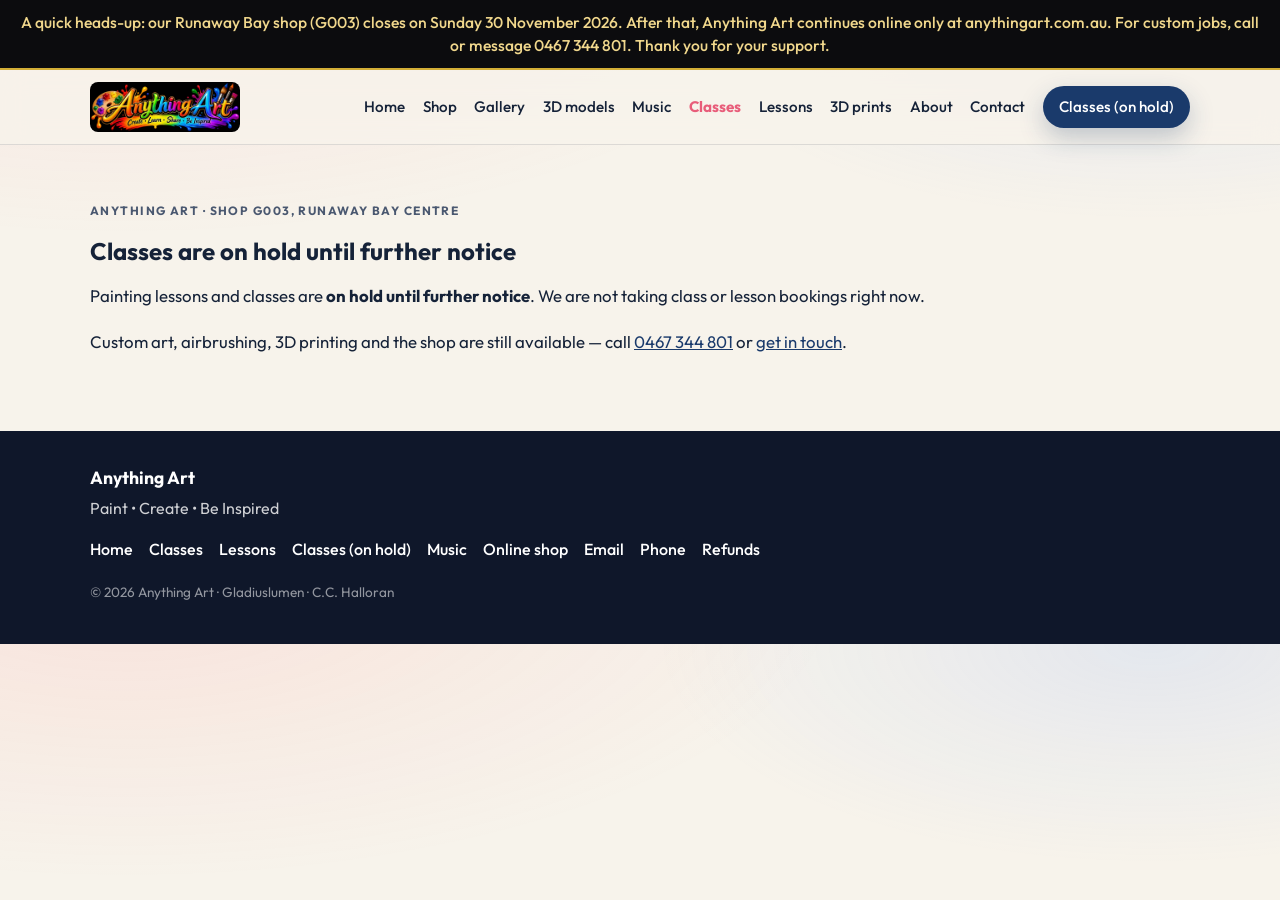
<file: classes.html>
<!DOCTYPE html>
<html lang="en-AU">
<head>
  <meta charset="utf-8" />
  <meta name="viewport" content="width=device-width, initial-scale=1" />
  <title>Classes on hold — Anything Art</title>
  <meta name="description" content="Painting classes and lessons at Anything Art are on hold until further notice." />
  <meta name="theme-color" content="#0b1220" />
  <link rel="canonical" href="https://anythingart.com.au/classes.html" />
  <meta property="og:title" content="Classes on hold — Anything Art" />
  <meta property="og:description" content="Classes and lessons are on hold until further notice." />
  <meta property="og:type" content="website" />
  <meta property="og:url" content="https://anythingart.com.au/classes.html" />
  <meta property="og:image" content="assets/banner.jpg" />
  <meta name="twitter:card" content="summary_large_image" />
  <link rel="icon" href="assets/logo.png" type="image/png" />
  <link rel="preconnect" href="https://fonts.googleapis.com" />
  <link rel="preconnect" href="https://fonts.gstatic.com" crossorigin />
  <link href="https://fonts.googleapis.com/css2?family=Fraunces:opsz,wght@9..144,500;9..144,700&amp;family=Outfit:wght@400;500;600;700&amp;display=swap" rel="stylesheet" />
  <link rel="stylesheet" href="styles.css?v=20261014d" />
  <link rel="stylesheet" href="timetable.css?v=20261015k" />
</head>
<body>
  <div class="keys-banner closing-notice"><p>A quick heads-up: our Runaway Bay shop (G003) closes on Sunday 30 November 2026. After that, Anything Art continues online only at anythingart.com.au. For custom jobs, call or message 0467 344 801. Thank you for your support.</p></div>
  <a class="skip" href="#main">Skip to content</a>
  <header class="site-header">
    <div class="wrap header-inner">
      <a class="brand" href="index.html" aria-label="Anything Art home">
        <picture><source srcset="assets/logo.webp" type="image/webp" /><img src="assets/logo.png" alt="Anything Art" width="180" height="60" class="brand-logo" /></picture>
      </a>
      <nav class="nav" aria-label="Primary">
        <a href="index.html">Home</a>
        <a href="index.html#shop">Shop</a>
        <a href="index.html#gallery">Gallery</a>
        <a href="index.html#3d-gallery">3D models</a>
        <a href="music.html">Music</a>
        <a href="classes.html" aria-current="page">Classes</a>
        <a href="lessons.html">Lessons</a>
        <a href="index.html#prints">3D prints</a>

        <a href="index.html#about">About</a>
        <a href="index.html#contact">Contact</a>
        <a class="btn btn-sm" href="classes.html">Classes (on hold)</a>
      </nav>
      <button class="nav-toggle" type="button" aria-expanded="false" aria-controls="mobile-nav" aria-label="Open menu"><span></span><span></span><span></span></button>
    </div>
    <div id="mobile-nav" class="mobile-nav" hidden>
      <a href="index.html">Home</a>
      <a href="index.html#shop">Shop</a>
      <a href="index.html#gallery">Gallery</a>
      <a href="index.html#3d-gallery">3D models</a>
      <a href="music.html">Music</a>
      <a href="classes.html" aria-current="page">Classes</a>
      <a href="lessons.html">Lessons</a>
      <a href="index.html#prints">3D prints</a>

      <a href="index.html#about">About</a>
      <a href="index.html#contact">Contact</a>
      <a class="btn" href="classes.html">Classes (on hold)</a>
    </div>
  </header>

  <!-- HOLD 31 Oct 2026 (Brisbane): classes on hold; restore from git history (commit before this) -->
  <main id="main">
    <section class="section tt-wrap" id="timetable">
      <div class="wrap">
        <p class="eyebrow">Anything Art · Shop G003, Runaway Bay Centre</p>
        <h1>Classes are on hold until further notice</h1>
        <p class="tt-lede">Painting lessons and classes are <strong>on hold until further notice</strong>. We are not taking class or lesson bookings right now.</p>
        <p class="tt-lede">Custom art, airbrushing, 3D printing and the shop are still available — call <a href="tel:+61467344801">0467 344 801</a> or <a href="index.html#contact">get in touch</a>.</p>
      </div>
    </section>
  </main>

  <footer class="site-footer">
    <div class="wrap footer-inner">
      <div>
        <strong>Anything Art</strong>
        <p>Paint • Create • Be Inspired</p>
      </div>
      <div class="footer-links">
        <a href="index.html">Home</a>
        <a href="classes.html">Classes</a>
        <a href="lessons.html">Lessons</a>
        <a href="classes.html">Classes (on hold)</a>
        <a href="music.html">Music</a>
        <a href="https://gladiuslumen-ylt-shop.fourthwall.com/" target="_blank" rel="noopener">Online shop</a>
        <a href="mailto:gladiuslumen2012@gmail.com">Email</a>
        <a href="tel:+61467344801">Phone</a>
        <a href="refunds.html">Refunds</a>
      </div>
      <p class="legal">© <span id="year"></span> Anything Art · Gladiuslumen · C.C. Halloran</p>
    </div>
  </footer>

  <script src="script.js?v=20261014d"></script>
</body>
</html>
</file>
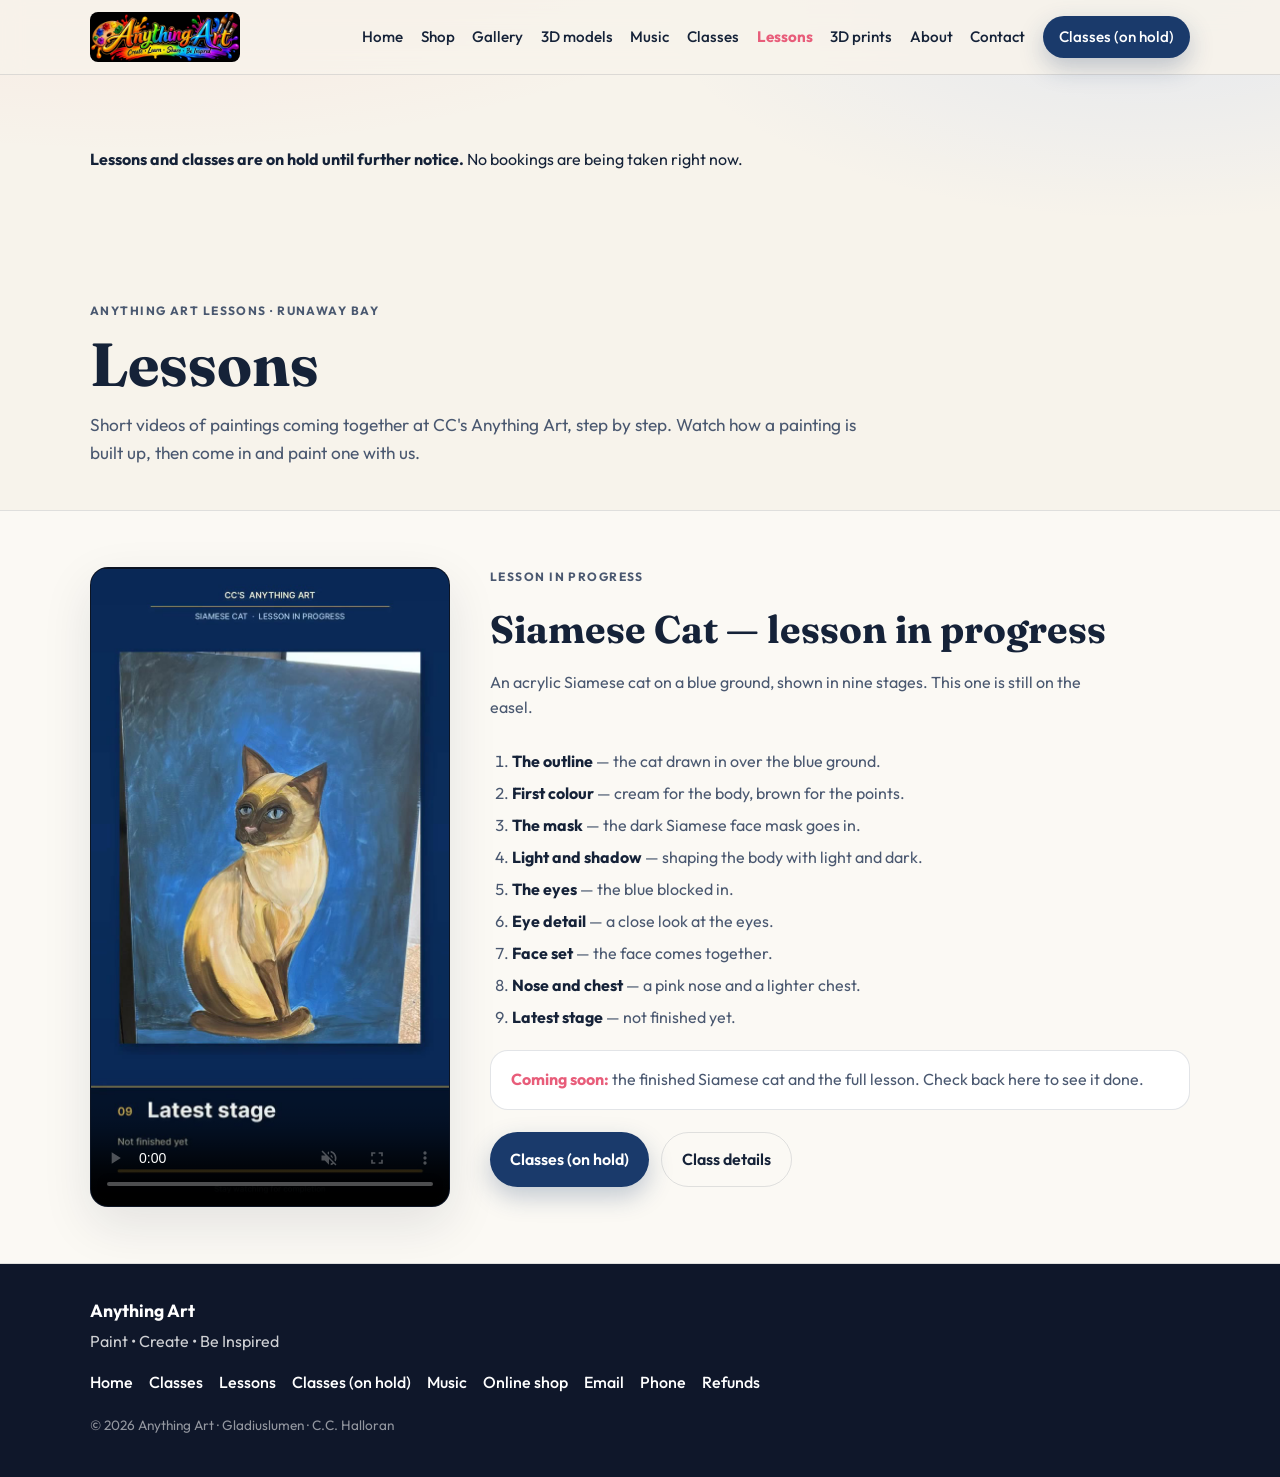
<file: lessons.html>
<!DOCTYPE html>
<html lang="en-AU">
<head>
  <meta charset="utf-8" />
  <meta name="viewport" content="width=device-width, initial-scale=1" />
  <title>Lessons · Siamese Cat — lesson in progress — Anything Art</title>
  <meta name="description" content="Watch a Siamese cat acrylic painting come together, stage by stage, at Anything Art in Runaway Bay. The finished lesson is coming soon." />
  <meta name="theme-color" content="#0b1220" />
  <link rel="canonical" href="https://anythingart.com.au/lessons.html" />
  <meta property="og:title" content="Siamese Cat — lesson in progress · Anything Art" />
  <meta property="og:description" content="Nine stages of a Siamese cat acrylic painting on a blue ground. Still on the easel. Finished lesson coming soon." />
  <meta property="og:type" content="website" />
  <meta property="og:url" content="https://anythingart.com.au/lessons.html" />
  <meta property="og:image" content="https://anythingart.com.au/assets/lessons/siamese-cat-poster.jpg" />
  <meta property="og:video" content="https://anythingart.com.au/assets/lessons/siamese-cat-lesson.mp4" />
  <meta property="og:video:type" content="video/mp4" />
  <meta name="twitter:card" content="summary_large_image" />
  <link rel="icon" href="assets/logo.png" type="image/png" />
  <link rel="preconnect" href="https://fonts.googleapis.com" />
  <link rel="preconnect" href="https://fonts.gstatic.com" crossorigin />
  <link href="https://fonts.googleapis.com/css2?family=Fraunces:opsz,wght@9..144,500;9..144,700&amp;family=Outfit:wght@400;500;600;700&amp;display=swap" rel="stylesheet" />
  <link rel="stylesheet" href="styles.css?v=20261014d" />
</head>
<body>
  <a class="skip" href="#main">Skip to content</a>
  <header class="site-header">
    <div class="wrap header-inner">
      <a class="brand" href="index.html" aria-label="Anything Art home">
        <picture><source srcset="assets/logo.webp" type="image/webp" /><img src="assets/logo.png" alt="Anything Art" width="180" height="60" class="brand-logo" /></picture>
      </a>
      <nav class="nav" aria-label="Primary">
        <a href="index.html">Home</a>
        <a href="index.html#shop">Shop</a>
        <a href="index.html#gallery">Gallery</a>
        <a href="index.html#3d-gallery">3D models</a>
        <a href="music.html">Music</a>
        <a href="classes.html">Classes</a>
        <a href="lessons.html" aria-current="page">Lessons</a>
        <a href="index.html#prints">3D prints</a>

        <a href="index.html#about">About</a>
        <a href="index.html#contact">Contact</a>
        <a class="btn btn-sm" href="classes.html">Classes (on hold)</a>
      </nav>
      <button class="nav-toggle" type="button" aria-expanded="false" aria-controls="mobile-nav" aria-label="Open menu"><span></span><span></span><span></span></button>
    </div>
    <div id="mobile-nav" class="mobile-nav" hidden>
      <a href="index.html">Home</a>
      <a href="index.html#shop">Shop</a>
      <a href="index.html#gallery">Gallery</a>
      <a href="index.html#3d-gallery">3D models</a>
      <a href="music.html">Music</a>
      <a href="classes.html">Classes</a>
      <a href="lessons.html" aria-current="page">Lessons</a>
      <a href="index.html#prints">3D prints</a>

      <a href="index.html#about">About</a>
      <a href="index.html#contact">Contact</a>
      <a class="btn" href="classes.html">Classes (on hold)</a>
    </div>
  </header>

  <main id="main">
    <section class="section"><div class="wrap"><p class="tt-lede"><strong>Lessons and classes are on hold until further notice.</strong> No bookings are being taken right now.</p></div></section>
    <section class="catalog-hero">
      <div class="wrap">
        <p class="eyebrow">Anything Art lessons · Runaway Bay</p>
        <h1>Lessons</h1>
        <p class="catalog-lede">Short videos of paintings coming together at CC's Anything Art, step by step. Watch how a painting is built up, then come in and paint one with us.</p>
      </div>
    </section>

    <section id="siamese-cat" class="section section-alt">
      <div class="wrap lesson-grid">
        <div class="lesson-video">
          <video controls muted playsinline preload="metadata" poster="assets/lessons/siamese-cat-poster.jpg" width="720" height="1280">
            <source src="assets/lessons/siamese-cat-lesson.mp4" type="video/mp4" />
            Your browser can't play this video. <a href="assets/lessons/siamese-cat-lesson.mp4">Download the video</a>.
          </video>
        </div>
        <div class="lesson-copy">
          <p class="eyebrow">Lesson in progress</p>
          <h2>Siamese Cat — lesson in progress</h2>
          <p class="section-intro">An acrylic Siamese cat on a blue ground, shown in nine stages. This one is still on the easel.</p>
          <ol class="lesson-stages">
            <li><strong>The outline</strong> — the cat drawn in over the blue ground.</li>
            <li><strong>First colour</strong> — cream for the body, brown for the points.</li>
            <li><strong>The mask</strong> — the dark Siamese face mask goes in.</li>
            <li><strong>Light and shadow</strong> — shaping the body with light and dark.</li>
            <li><strong>The eyes</strong> — the blue blocked in.</li>
            <li><strong>Eye detail</strong> — a close look at the eyes.</li>
            <li><strong>Face set</strong> — the face comes together.</li>
            <li><strong>Nose and chest</strong> — a pink nose and a lighter chest.</li>
            <li><strong>Latest stage</strong> — not finished yet.</li>
          </ol>
          <p class="lesson-note"><strong>Coming soon:</strong> the finished Siamese cat and the full lesson. Check back here to see it done.</p>
          <div class="hero-cta">
            <a class="btn" href="classes.html">Classes (on hold)</a>
            <a class="btn btn-ghost" href="classes.html">Class details</a>
          </div>
        </div>
      </div>
    </section>
  </main>

  <footer class="site-footer">
    <div class="wrap footer-inner">
      <div>
        <strong>Anything Art</strong>
        <p>Paint • Create • Be Inspired</p>
      </div>
      <div class="footer-links">
        <a href="index.html">Home</a>
        <a href="classes.html">Classes</a>
        <a href="lessons.html">Lessons</a>
        <a href="classes.html">Classes (on hold)</a>
        <a href="music.html">Music</a>
        <a href="https://gladiuslumen-ylt-shop.fourthwall.com/" target="_blank" rel="noopener">Online shop</a>
        <a href="mailto:gladiuslumen2012@gmail.com">Email</a>
        <a href="tel:+61467344801">Phone</a>
        <a href="refunds.html">Refunds</a>
      </div>
      <p class="legal">© <span id="year"></span> Anything Art · Gladiuslumen · C.C. Halloran</p>
    </div>
  </footer>

  <script src="script.js?v=20261014d"></script>
</body>
</html>
</file>
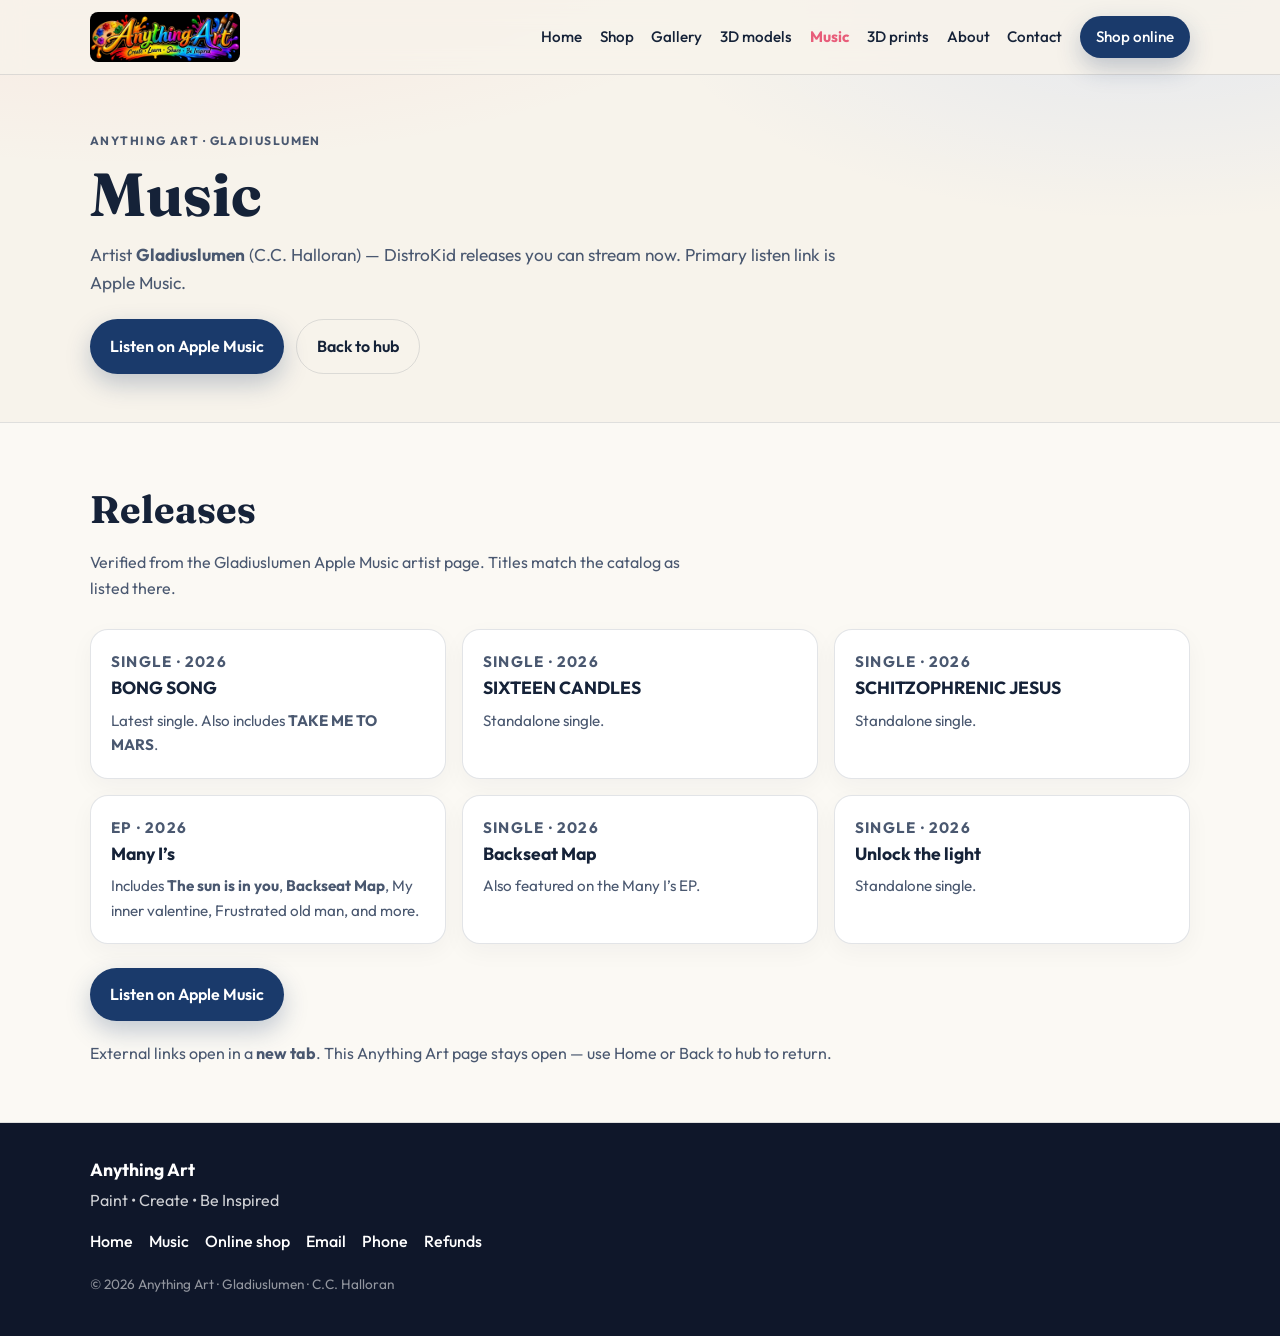
<file: music.html>
<!DOCTYPE html>
<html lang="en-AU">
<head>
  <meta charset="utf-8" />
  <meta name="viewport" content="width=device-width, initial-scale=1" />
  <title>Music · Gladiuslumen — Anything Art</title>
  <meta name="description" content="Listen to Gladiuslumen (C.C. Halloran) — BONG SONG, SIXTEEN CANDLES, Many I’s and more. Stream on Apple Music." />
  <meta name="theme-color" content="#0b1220" />
  <link rel="canonical" href="https://anythingart.com.au/music.html" />
  <meta property="og:title" content="Music · Gladiuslumen — Anything Art" />
  <meta property="og:description" content="Listen to Gladiuslumen on Apple Music — singles, Many I’s EP, and more." />
  <meta property="og:type" content="website" />
  <meta property="og:url" content="https://anythingart.com.au/music.html" />
  <meta property="og:image" content="assets/banner.jpg" />
  <meta name="twitter:card" content="summary_large_image" />
  <link rel="icon" href="assets/logo.png" type="image/png" />
  <link rel="preconnect" href="https://fonts.googleapis.com" />
  <link rel="preconnect" href="https://fonts.gstatic.com" crossorigin />
  <link href="https://fonts.googleapis.com/css2?family=Fraunces:opsz,wght@9..144,500;9..144,700&family=Outfit:wght@400;500;600;700&display=swap" rel="stylesheet" />
  <link rel="stylesheet" href="styles.css?v=20261014d" />
</head>
<body>
  <a class="skip" href="#main">Skip to content</a>
  <header class="site-header">
    <div class="wrap header-inner">
      <a class="brand" href="index.html" aria-label="Anything Art home">
        <picture><source srcset="assets/logo.webp" type="image/webp" /><img src="assets/logo.png" alt="Anything Art" width="180" height="60" class="brand-logo" /></picture>
      </a>
      <nav class="nav" aria-label="Primary">
        <a href="index.html">Home</a>
        <a href="index.html#shop">Shop</a>
        <a href="index.html#gallery">Gallery</a>
        <a href="index.html#3d-gallery">3D models</a>
        <a href="music.html" aria-current="page">Music</a>
        <a href="index.html#prints">3D prints</a>

        <a href="index.html#about">About</a>
        <a href="index.html#contact">Contact</a>
        <a class="btn btn-sm" href="https://gladiuslumen-ylt-shop.fourthwall.com/" target="_blank" rel="noopener">Shop online</a>
      </nav>
      <button class="nav-toggle" type="button" aria-expanded="false" aria-controls="mobile-nav" aria-label="Open menu"><span></span><span></span><span></span></button>
    </div>
    <div id="mobile-nav" class="mobile-nav" hidden>
      <a href="index.html">Home</a>
      <a href="index.html#shop">Shop</a>
      <a href="index.html#gallery">Gallery</a>
      <a href="index.html#3d-gallery">3D models</a>
      <a href="music.html" aria-current="page">Music</a>
      <a href="index.html#prints">3D prints</a>

      <a href="index.html#about">About</a>
      <a href="index.html#contact">Contact</a>
      <a class="btn" href="https://gladiuslumen-ylt-shop.fourthwall.com/" target="_blank" rel="noopener">Shop online</a>
    </div>
  </header>

  <main id="main">
    <section class="catalog-hero">
      <div class="wrap">
        <p class="eyebrow">Anything Art · Gladiuslumen</p>
        <h1>Music</h1>
        <p class="catalog-lede">Artist <strong>Gladiuslumen</strong> (C.C. Halloran) — DistroKid releases you can stream now. Primary listen link is Apple Music.</p>
        <div class="hero-cta">
          <a class="btn" href="https://music.apple.com/us/artist/gladiuslumen/6806063678" target="_blank" rel="noopener">Listen on Apple Music</a>
          <a class="btn btn-ghost" href="index.html#shop">Back to hub</a>
        </div>
      </div>
    </section>

    <section class="section section-alt" aria-labelledby="releases-heading">
      <div class="wrap">
        <h2 id="releases-heading">Releases</h2>
        <p class="section-intro">Verified from the Gladiuslumen Apple Music artist page. Titles match the catalog as listed there.</p>
        <div class="cards music-cards">
          <article class="card">
            <p class="music-kind">Single · 2026</p>
            <h3>BONG SONG</h3>
            <p>Latest single. Also includes <strong>TAKE ME TO MARS</strong>.</p>
          </article>
          <article class="card">
            <p class="music-kind">Single · 2026</p>
            <h3>SIXTEEN CANDLES</h3>
            <p>Standalone single.</p>
          </article>
          <article class="card">
            <p class="music-kind">Single · 2026</p>
            <h3>SCHITZOPHRENIC JESUS</h3>
            <p>Standalone single.</p>
          </article>
          <article class="card">
            <p class="music-kind">EP · 2026</p>
            <h3>Many I’s</h3>
            <p>Includes <strong>The sun is in you</strong>, <strong>Backseat Map</strong>, My inner valentine, Frustrated old man, and more.</p>
          </article>
          <article class="card">
            <p class="music-kind">Single · 2026</p>
            <h3>Backseat Map</h3>
            <p>Also featured on the Many I’s EP.</p>
          </article>
          <article class="card">
            <p class="music-kind">Single · 2026</p>
            <h3>Unlock the light</h3>
            <p>Standalone single.</p>
          </article>
        </div>
        <p class="catalog-cta">
          <a class="btn" href="https://music.apple.com/us/artist/gladiuslumen/6806063678" target="_blank" rel="noopener">Listen on Apple Music</a>
        </p>
        <p class="catalog-note" style="margin-top:1.25rem">External links open in a <strong>new tab</strong>. This Anything Art page stays open — use Home or Back to hub to return.</p>
      </div>
    </section>
  </main>

  <footer class="site-footer">
    <div class="wrap footer-inner">
      <div><strong>Anything Art</strong><p>Paint • Create • Be Inspired</p></div>
      <div class="footer-links">
        <a href="index.html">Home</a>
        <a href="music.html">Music</a>

        <a href="https://gladiuslumen-ylt-shop.fourthwall.com/" target="_blank" rel="noopener">Online shop</a>
        <a href="mailto:gladiuslumen2012@gmail.com">Email</a>
        <a href="tel:+61467344801">Phone</a>
        <a href="refunds.html">Refunds</a>
      </div>
      <p class="legal">© <span id="year"></span> Anything Art · Gladiuslumen · C.C. Halloran</p>
    </div>
  </footer>
  <script src="script.js?v=20261014d"></script>
</body>
</html>
</file>
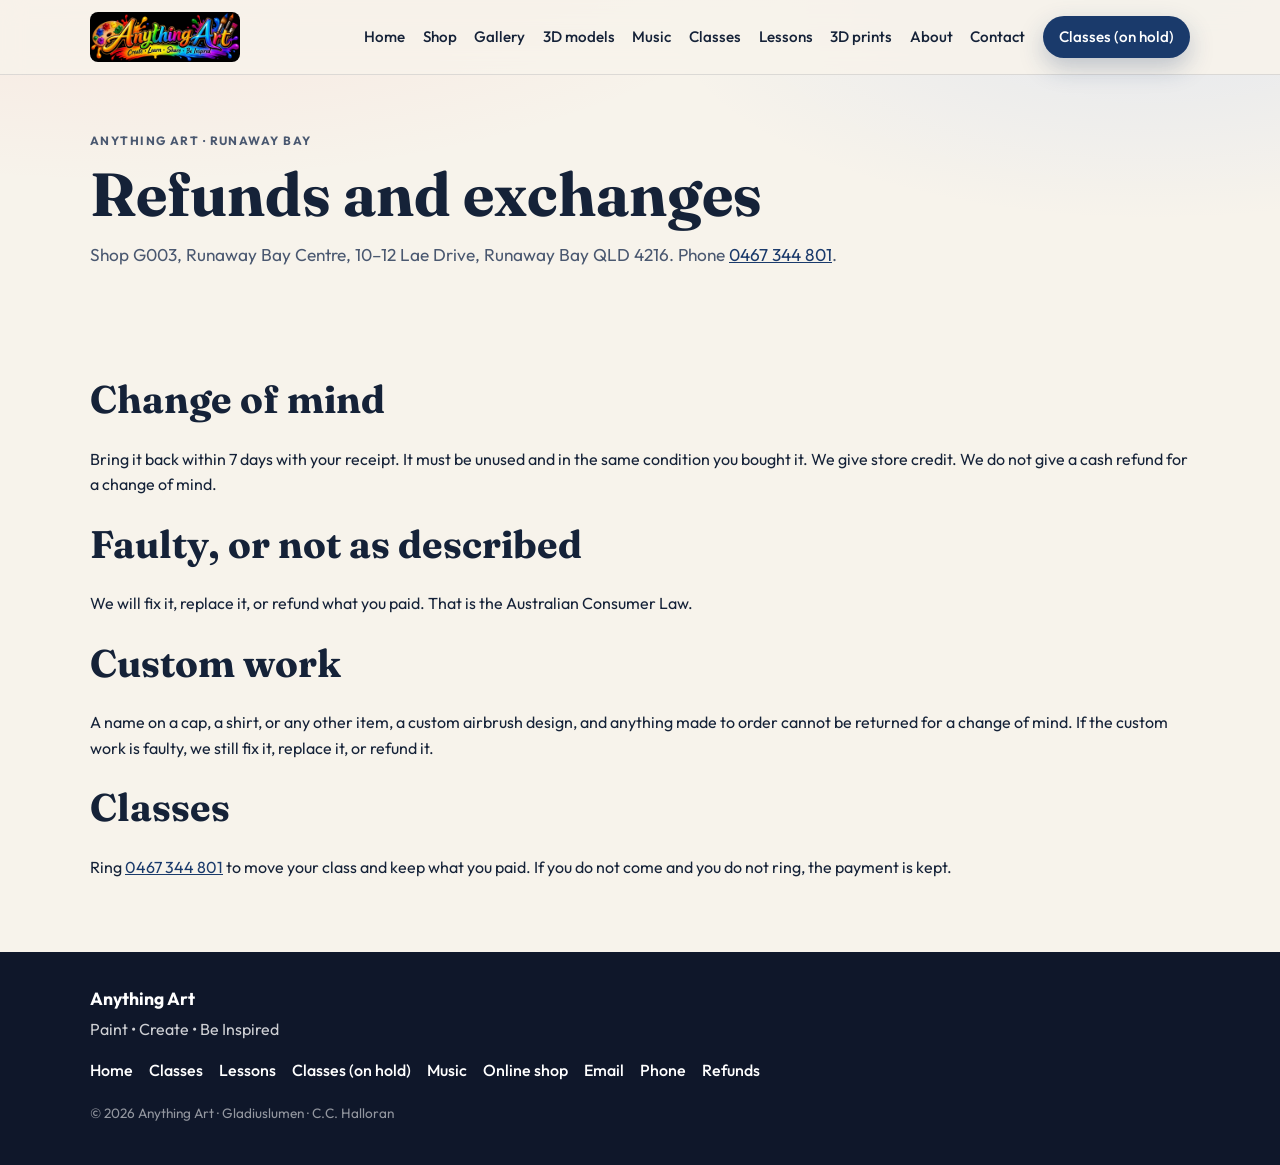
<file: refunds.html>
<!DOCTYPE html>
<html lang="en-AU">
<head>
  <meta charset="utf-8" />
  <meta name="viewport" content="width=device-width, initial-scale=1" />
  <title>Refunds and exchanges — Anything Art</title>
  <meta name="description" content="Refunds and exchanges at Anything Art, Runaway Bay. Change of mind is store credit. Faulty goods are fixed, replaced, or refunded." />
  <meta name="theme-color" content="#0b1220" />
  <link rel="canonical" href="https://anythingart.com.au/refunds.html" />
  <meta property="og:title" content="Refunds and exchanges — Anything Art" />
  <meta property="og:description" content="Change of mind is store credit within 7 days. Faulty or not as described: we fix, replace, or refund." />
  <meta property="og:type" content="website" />
  <meta property="og:url" content="https://anythingart.com.au/refunds.html" />
  <meta property="og:image" content="assets/banner.jpg" />
  <meta name="twitter:card" content="summary_large_image" />
  <link rel="icon" href="assets/logo.png" type="image/png" />
  <link rel="preconnect" href="https://fonts.googleapis.com" />
  <link rel="preconnect" href="https://fonts.gstatic.com" crossorigin />
  <link href="https://fonts.googleapis.com/css2?family=Fraunces:opsz,wght@9..144,500;9..144,700&amp;family=Outfit:wght@400;500;600;700&amp;display=swap" rel="stylesheet" />
  <link rel="stylesheet" href="styles.css?v=20261014d" />
</head>
<body>
  <a class="skip" href="#main">Skip to content</a>
  <header class="site-header">
    <div class="wrap header-inner">
      <a class="brand" href="index.html" aria-label="Anything Art home">
        <picture><source srcset="assets/logo.webp" type="image/webp" /><img src="assets/logo.png" alt="Anything Art" width="180" height="60" class="brand-logo" /></picture>
      </a>
      <nav class="nav" aria-label="Primary">
        <a href="index.html">Home</a>
        <a href="index.html#shop">Shop</a>
        <a href="index.html#gallery">Gallery</a>
        <a href="index.html#3d-gallery">3D models</a>
        <a href="music.html">Music</a>
        <a href="classes.html">Classes</a>
        <a href="lessons.html">Lessons</a>
        <a href="index.html#prints">3D prints</a>

        <a href="index.html#about">About</a>
        <a href="index.html#contact">Contact</a>
        <a class="btn btn-sm" href="classes.html">Classes (on hold)</a>
      </nav>
      <button class="nav-toggle" type="button" aria-expanded="false" aria-controls="mobile-nav" aria-label="Open menu"><span></span><span></span><span></span></button>
    </div>
    <div id="mobile-nav" class="mobile-nav" hidden>
      <a href="index.html">Home</a>
      <a href="index.html#shop">Shop</a>
      <a href="index.html#gallery">Gallery</a>
      <a href="index.html#3d-gallery">3D models</a>
      <a href="music.html">Music</a>
      <a href="classes.html">Classes</a>
      <a href="lessons.html">Lessons</a>
      <a href="index.html#prints">3D prints</a>

      <a href="index.html#about">About</a>
      <a href="index.html#contact">Contact</a>
      <a class="btn" href="classes.html">Classes (on hold)</a>
    </div>
  </header>

  <main id="main">
    <section class="catalog-hero">
      <div class="wrap">
        <p class="eyebrow">Anything Art · Runaway Bay</p>
        <h1>Refunds and exchanges</h1>
        <p class="catalog-lede">Shop G003, Runaway Bay Centre, 10–12 Lae Drive, Runaway Bay QLD 4216. Phone <a href="tel:+61467344801">0467 344 801</a>.</p>
      </div>
    </section>

    <section class="section">
      <div class="wrap">
        <h2>Change of mind</h2>
        <p>Bring it back within 7 days with your receipt. It must be unused and in the same condition you bought it. We give store credit. We do not give a cash refund for a change of mind.</p>

        <h2>Faulty, or not as described</h2>
        <p>We will fix it, replace it, or refund what you paid. That is the Australian Consumer Law.</p>

        <h2>Custom work</h2>
        <p>A name on a cap, a shirt, or any other item, a custom airbrush design, and anything made to order cannot be returned for a change of mind. If the custom work is faulty, we still fix it, replace it, or refund it.</p>

        <h2>Classes</h2>
        <p>Ring <a href="tel:+61467344801">0467 344 801</a> to move your class and keep what you paid. If you do not come and you do not ring, the payment is kept.</p>
      </div>
    </section>
  </main>

  <footer class="site-footer">
    <div class="wrap footer-inner">
      <div>
        <strong>Anything Art</strong>
        <p>Paint • Create • Be Inspired</p>
      </div>
      <div class="footer-links">
        <a href="index.html">Home</a>
        <a href="classes.html">Classes</a>
        <a href="lessons.html">Lessons</a>
        <a href="classes.html">Classes (on hold)</a>
        <a href="music.html">Music</a>
        <a href="https://gladiuslumen-ylt-shop.fourthwall.com/" target="_blank" rel="noopener">Online shop</a>
        <a href="mailto:gladiuslumen2012@gmail.com">Email</a>
        <a href="tel:+61467344801">Phone</a>
        <a href="refunds.html" aria-current="page">Refunds</a>
      </div>
      <p class="legal">© <span id="year"></span> Anything Art · Gladiuslumen · C.C. Halloran</p>
    </div>
  </footer>

  <script src="script.js?v=20261014d"></script>
</body>
</html>
</file>
<file: styles.css>
:root {
  --bg: #f7f3eb;
  --bg-alt: #efe8db;
  --ink: #152238;
  --muted: #4a5870;
  --card: #ffffff;
  --line: rgba(21, 34, 56, 0.12);
  --brand: #1a3a6b;
  --brand-2: #e85d7a;
  --accent: linear-gradient(90deg, #ff6b6b, #ffb347, #ffe66d, #7bed9f, #70a1ff, #a29bfe);
  --shadow: 0 18px 50px rgba(21, 34, 56, 0.1);
  --radius: 18px;
  --font: "Outfit", system-ui, sans-serif;
  --display: "Fraunces", Georgia, serif;
}

* { box-sizing: border-box; }
html { scroll-behavior: smooth; }
body {
  margin: 0;
  font-family: var(--font);
  color: var(--ink);
  background:
    radial-gradient(1200px 500px at 10% -10%, rgba(255, 107, 107, 0.12), transparent 60%),
    radial-gradient(900px 400px at 90% 0%, rgba(112, 161, 255, 0.14), transparent 55%),
    var(--bg);
  line-height: 1.6;
}
img { max-width: 100%; height: auto; display: block; }
a { color: var(--brand); }
.wrap { width: min(1100px, calc(100% - 2rem)); margin-inline: auto; }
.skip {
  position: absolute; left: -999px; top: 0; background: #000; color: #fff; padding: .5rem 1rem; z-index: 100;
}
.skip:focus { left: 1rem; top: 1rem; }

.site-header {
  position: sticky; top: 0; z-index: 50;
  backdrop-filter: blur(12px);
  background: rgba(247, 243, 235, 0.88);
  border-bottom: 1px solid var(--line);
}
.header-inner {
  display: flex; align-items: center; justify-content: space-between;
  gap: 1rem; padding: .75rem 0;
}
.brand-logo { width: 150px; height: auto; border-radius: 8px; background: #000; }
.nav { display: flex; align-items: center; gap: 1.1rem; }
.nav a { text-decoration: none; color: var(--ink); font-weight: 500; font-size: .95rem; }
.nav a:hover { color: var(--brand-2); }
.nav-toggle {
  display: none; width: 44px; height: 44px; border: 1px solid var(--line);
  border-radius: 12px; background: #fff; padding: 10px; cursor: pointer;
}
.nav-toggle span {
  display: block; height: 2px; background: var(--ink); margin: 5px 0; border-radius: 2px;
}
.mobile-nav {
  display: grid; gap: .75rem; padding: 0 1rem 1rem;
  border-bottom: 1px solid var(--line);
}
.mobile-nav a { text-decoration: none; color: var(--ink); font-weight: 600; }

.btn {
  display: inline-flex; align-items: center; justify-content: center;
  gap: .4rem; padding: .85rem 1.25rem; border-radius: 999px;
  background: var(--brand); color: #fff !important; text-decoration: none;
  font-weight: 600; border: none; box-shadow: 0 10px 24px rgba(26, 58, 107, 0.25);
  transition: transform .15s ease, box-shadow .15s ease;
}
.btn:hover { transform: translateY(-1px); box-shadow: 0 14px 28px rgba(26, 58, 107, 0.3); }
.btn-sm { padding: .55rem 1rem; font-size: .9rem; }
.btn-ghost {
  background: transparent; color: var(--ink) !important;
  border: 1px solid var(--line); box-shadow: none;
}

.hero { padding: 3rem 0 2rem; }
.hero-grid {
  display: grid; grid-template-columns: 1.05fr .95fr; gap: 2rem; align-items: center;
}
.eyebrow {
  text-transform: uppercase; letter-spacing: .12em; font-size: .75rem;
  color: var(--muted); font-weight: 700; margin: 0 0 .75rem;
}
.hero h1 {
  font-family: var(--display); font-size: clamp(2.6rem, 6vw, 4.2rem);
  line-height: 1.05; margin: 0 0 .4rem;
}
.tagline {
  font-size: 1.25rem; font-weight: 600; margin: 0 0 1rem;
  background: var(--accent); -webkit-background-clip: text; background-clip: text;
  color: transparent;
}
.lede { color: var(--muted); font-size: 1.08rem; max-width: 36ch; }
.hero-cta { display: flex; flex-wrap: wrap; gap: .75rem; margin: 1.4rem 0 1rem; }
.byline { color: var(--muted); font-size: .95rem; }
.hero-banner {
  border-radius: var(--radius); box-shadow: var(--shadow);
  border: 1px solid var(--line); width: 100%;
}

.section { padding: 3.5rem 0; }
.section-alt { background: rgba(255,255,255,.45); border-block: 1px solid var(--line); }
.section h2 {
  font-family: var(--display); font-size: clamp(1.8rem, 3vw, 2.4rem);
  margin: 0 0 .6rem;
}
.section-intro { color: var(--muted); max-width: 55ch; margin: 0 0 1.75rem; }

.cards {
  display: grid; grid-template-columns: repeat(3, 1fr); gap: 1rem;
}
.card {
  background: var(--card); border: 1px solid var(--line); border-radius: var(--radius);
  padding: 1.25rem; box-shadow: 0 8px 24px rgba(21,34,56,.04);
}
.card-icon { font-size: 1.5rem; margin-bottom: .4rem; }
.card h3 { margin: 0 0 .4rem; font-size: 1.1rem; }
.card p { margin: 0; color: var(--muted); font-size: .95rem; }

.shop-band {
  display: flex; align-items: center; justify-content: space-between; gap: 1.5rem;
  flex-wrap: wrap; background: #10182a; color: #fff; border-radius: 24px;
  padding: 1.75rem 1.5rem; box-shadow: var(--shadow);
}
.shop-band h2 { color: #fff; margin-bottom: .35rem; }
.shop-band p { color: rgba(255,255,255,.78); margin: 0; max-width: 48ch; }
.shop-band .btn { background: #fff; color: #10182a !important; box-shadow: none; word-break: break-all; }

.about-grid {
  display: grid; grid-template-columns: 1.4fr .8fr; gap: 1.5rem; align-items: stretch;
}
.about-grid p { color: var(--muted); }
.quote {
  background: #111827; color: #fff; border-radius: var(--radius);
  padding: 1.5rem; display: grid; align-content: center; gap: .75rem;
}
.quote p {
  font-family: var(--display); font-size: 1.45rem; color: #fff; margin: 0;
}
.quote span { color: rgba(255,255,255,.65); }

.contact-grid {
  display: grid; grid-template-columns: repeat(3, 1fr); gap: 1rem; margin-top: 1.25rem;
}
.contact-card {
  background: var(--card); border-radius: var(--radius); border: 1px solid var(--line);
  padding: 1.25rem;
}
.contact-card h3 { margin: 0 0 .35rem; font-size: .85rem; text-transform: uppercase; letter-spacing: .08em; color: var(--muted); }
.contact-card a, .contact-card p { margin: 0; font-weight: 600; text-decoration: none; color: var(--ink); font-size: 1.05rem; }
.contact-card a:hover { color: var(--brand-2); }

.site-footer {
  padding: 2rem 0 2.5rem; border-top: 1px solid var(--line);
  background: #0f172a; color: rgba(255,255,255,.8);
}
.footer-inner { display: grid; gap: 1rem; }
.footer-inner strong { color: #fff; font-size: 1.1rem; }
.footer-inner p { margin: .2rem 0 0; }
.footer-links { display: flex; gap: 1rem; flex-wrap: wrap; }
.footer-links a { color: #fff; text-decoration: none; font-weight: 500; }
.legal { font-size: .85rem; color: rgba(255,255,255,.55); margin: 0; }

@media (max-width: 880px) {
  .nav { display: none; }
  .nav-toggle { display: inline-block; }
  .hero-grid, .cards, .about-grid, .contact-grid { grid-template-columns: 1fr; }
  .cards { grid-template-columns: 1fr 1fr; }
}
@media (max-width: 560px) {
  .cards { grid-template-columns: 1fr; }
  .brand-logo { width: 120px; }
}

.product-grid {
  display: grid;
  grid-template-columns: repeat(auto-fill, minmax(220px, 1fr));
  gap: 1rem;
  margin-top: 1rem;
}
.product-card {
  display: block;
  text-decoration: none;
  color: inherit;
  background: var(--card);
  border: 1px solid var(--line);
  border-radius: var(--radius);
  overflow: hidden;
  box-shadow: var(--shadow);
  transition: transform .15s ease;
}
.product-card:hover { transform: translateY(-2px); }
.product-card img { width: 100%; aspect-ratio: 4/3; object-fit: cover; background: #152238; }
.product-meta {
  display: flex; justify-content: space-between; gap: .5rem; align-items: baseline;
  padding: .85rem 1rem 1rem; font-size: .95rem;
}
.product-meta span { color: var(--brand-2); font-weight: 700; white-space: nowrap; }


/* Gallery */
.gallery-grid {
  display: grid;
  grid-template-columns: repeat(auto-fill, minmax(220px, 1fr));
  gap: 1rem;
  margin-top: 1rem;
}
.gallery-card {
  margin: 0;
  background: var(--card);
  border: 1px solid var(--line);
  border-radius: var(--radius);
  overflow: hidden;
  box-shadow: var(--shadow);
  transition: transform .15s ease;
}
.gallery-card:hover { transform: translateY(-2px); }
.gallery-card a { display: block; color: inherit; text-decoration: none; }
.gallery-card img {
  display: block;
  width: 100%;
  aspect-ratio: 4 / 5;
  object-fit: cover;
  background: #152238;
}
.gallery-card figcaption {
  padding: .85rem 1rem 1rem;
  font-size: .95rem;
  font-weight: 600;
}

.gallery-card-cta {
  padding: 0 1rem 1rem;
  margin: 0;
}
.gallery-card-cta .btn { width: 100%; text-align: center; }
[id="3d-gallery"] .gallery-card img {
  aspect-ratio: 1 / 1;
  object-fit: contain;
  background: #0e1624;
}
[id="3d-gallery"] .gallery-grid-prints .gallery-card img {
  aspect-ratio: 4 / 5;
  object-fit: cover;
  background: #152238;
}
.subsection-title {
  margin: 1.25rem 0 0.35rem;
  font-size: 1.2rem;
  font-weight: 700;
}



/* 3D catalog */
.catalog-hero { padding: 3.5rem 0 2rem; }
.catalog-hero h1 { font-family: var(--display); font-size: clamp(2.2rem, 5vw, 3.8rem); line-height: 1.08; margin: 0 0 .85rem; max-width: 18ch; }
.catalog-lede { color: var(--muted); font-size: 1.08rem; max-width: 70ch; margin: 0 0 .75rem; }
.catalog-note { color: var(--muted); max-width: 70ch; margin: 0; }
.catalog-section { padding-top: 1.5rem; }
.catalog-controls { background: rgba(255,255,255,.7); border: 1px solid var(--line); border-radius: var(--radius); padding: 1.25rem; box-shadow: 0 8px 24px rgba(21,34,56,.04); }
.catalog-search-label { display: block; font-weight: 700; margin-bottom: .45rem; }
.catalog-search { display: block; width: 100%; border: 1px solid rgba(21,34,56,.25); border-radius: 12px; background: #fff; color: var(--ink); font: inherit; font-size: 1.05rem; padding: .8rem .9rem; }
.catalog-search:focus { outline: 3px solid rgba(232,93,122,.28); border-color: var(--brand-2); }
.filter-block { margin-top: 1.2rem; }
.filter-block h3 { font-size: .85rem; letter-spacing: .08em; text-transform: uppercase; color: var(--muted); margin: 0 0 .55rem; }
.filter-chips { display: flex; flex-wrap: wrap; gap: .45rem; }
.filter-chip { appearance: none; border: 1px solid var(--line); border-radius: 999px; background: #fff; color: var(--ink); cursor: pointer; font: inherit; font-size: .88rem; line-height: 1.25; padding: .5rem .75rem; }
.filter-chip:hover, .filter-chip:focus-visible { border-color: var(--brand-2); color: var(--brand); }
.filter-chip.is-active { background: var(--brand); border-color: var(--brand); color: #fff; }
.catalog-summary { display: flex; align-items: end; justify-content: space-between; gap: 1rem; flex-wrap: wrap; padding: 1.5rem 0 1rem; }
.catalog-summary > p { margin: 0; color: var(--muted); font-size: .95rem; }
.catalog-stats { display: flex; gap: .65rem; flex-wrap: wrap; }
.catalog-stats div { display: grid; gap: .05rem; min-width: 100px; background: var(--card); border: 1px solid var(--line); border-radius: 14px; padding: .65rem .8rem; }
.catalog-stats strong { color: var(--brand); font-size: 1.35rem; line-height: 1.1; }
.catalog-stats span { color: var(--muted); font-size: .78rem; }
.catalog-list { display: grid; gap: .65rem; }
.catalog-item { display: grid; grid-template-columns: minmax(0, 1fr) auto; gap: 1rem; align-items: center; background: var(--card); border: 1px solid var(--line); border-radius: 14px; padding: .9rem 1rem; }
.catalog-item:hover { border-color: rgba(26,58,107,.35); box-shadow: 0 8px 20px rgba(21,34,56,.05); }
.catalog-item h3 { overflow-wrap: anywhere; font-size: 1rem; line-height: 1.3; margin: 0 0 .45rem; }
.catalog-meta { display: flex; flex-wrap: wrap; gap: .35rem .9rem; color: var(--muted); font-size: .84rem; }
.catalog-meta-pair strong { color: var(--ink); margin-right: .25rem; }
.catalog-status { display: grid; justify-items: end; gap: .35rem; min-width: 145px; }
.status-badge { display: inline-flex; align-items: center; border-radius: 999px; font-size: .78rem; font-weight: 700; padding: .28rem .6rem; }
.status-badge.live { background: #d9f4e4; color: #17633a; }
.status-badge.queued { background: #eee9df; color: #6f6252; }
.catalog-link { font-size: .78rem; font-weight: 600; text-align: right; }
.catalog-cta { margin: 1.5rem 0 0; }
.visually-hidden { position: absolute; width: 1px; height: 1px; padding: 0; margin: -1px; overflow: hidden; clip: rect(0,0,0,0); white-space: nowrap; border: 0; }
@media (max-width: 640px) {
  .catalog-item { grid-template-columns: 1fr; }
  .catalog-status { justify-items: start; min-width: 0; }
  .catalog-link { text-align: left; }
  .catalog-summary { align-items: start; }
}

/* Music page */
.music-kind {
  margin: 0 0 .35rem;
  font-size: .78rem;
  font-weight: 700;
  letter-spacing: .08em;
  text-transform: uppercase;
  color: var(--muted);
}
.music-cards .card h3 { margin-top: 0; }
.nav a[aria-current="page"] { color: var(--brand-2); font-weight: 700; }

/* Keys banner (26 Sep 2026) */
.keys-banner { background: #0c0c0e; color: #f0d78c; border-bottom: 2px solid #d4af37; }
.keys-banner p { margin: 0 auto; padding: .7rem 1rem; text-align: center; font-weight: 500; font-size: .98rem; line-height: 1.45; }
.mobile-nav[hidden] { display: none; }


/* Client story (karaage bowl, Oct 2026) */
.client-story {
  margin: 2.5rem 0 0;
  padding: 1.35rem 1.25rem 1.5rem;
  background: var(--card);
  border: 1px solid var(--line);
  border-radius: var(--radius);
  box-shadow: var(--shadow);
}
.client-story-eyebrow {
  margin: 0 0 .35rem;
  font-size: .78rem;
  font-weight: 700;
  letter-spacing: .08em;
  text-transform: uppercase;
  color: var(--muted);
}
.client-story .subsection-title { margin-bottom: .35rem; }
.client-story-meta {
  margin: 0 0 1rem;
  color: var(--muted);
  font-size: .95rem;
}
.client-story-body {
  max-width: 70ch;
  display: grid;
  gap: .85rem;
  margin-bottom: 1.15rem;
}
.client-story-body p {
  margin: 0;
  color: var(--ink);
  line-height: 1.55;
}
.client-story .gallery-grid { margin-top: .25rem; }

.card-poster {
  display: block;
  width: 100%;
  height: auto;
  border-radius: 12px;
  margin: 0 0 .85rem;
  border: 1px solid var(--line);
}
.poster-feature {
  display: block;
  width: min(100%, 320px);
  height: auto;
  margin: 0 0 1.5rem;
  border-radius: var(--radius);
  border: 1px solid var(--line);
  box-shadow: var(--shadow);
}
.classes-poster {
  display: block;
  width: min(100%, 380px);
  height: auto;
  margin: 1.1rem 0 0;
  border-radius: var(--radius);
  border: 1px solid var(--line);
  box-shadow: var(--shadow);
}

/* Lessons page (Oct 2026) */
.lesson-grid { display: grid; grid-template-columns: minmax(0, 360px) minmax(0, 1fr); gap: 2.5rem; align-items: start; }
.lesson-video video { display: block; width: 100%; height: auto; aspect-ratio: 9 / 16; background: #0b1220; border-radius: var(--radius); box-shadow: var(--shadow); border: 1px solid var(--line); }
.lesson-copy h2 { margin-top: 0; }
.lesson-stages { margin: 0 0 1.25rem; padding-left: 1.4rem; color: var(--muted); }
.lesson-stages li { margin: 0 0 .4rem; }
.lesson-stages strong { color: var(--ink); }
.lesson-note { background: var(--card); border: 1px solid var(--line); border-radius: var(--radius); padding: 1rem 1.25rem; margin: 0 0 .5rem; color: var(--muted); }
.lesson-note strong { color: var(--brand-2); }
@media (max-width: 760px) {
  .lesson-grid { grid-template-columns: 1fr; gap: 1.75rem; }
  .lesson-video { max-width: 360px; margin: 0 auto; width: 100%; }
}

/* Promo video: Bring Ideas to Life (10 Oct 2026) */
.promo-video h2 { margin-bottom: .25rem; }
.promo-video-frame { max-width: 960px; margin: 1rem auto 0; }
.promo-video-frame video { display: block; width: 100%; height: auto; aspect-ratio: 16 / 9; background: #0b1220; border-radius: var(--radius); box-shadow: var(--shadow); border: 1px solid var(--line); }
</file>
<file: timetable.css>
.tt-wrap h1{margin:.3rem 0 .6rem}
.tt-next{font-size:1.15rem;background:#0b1220;color:#fff;padding:.7rem 1rem;border-radius:10px;display:inline-block}
.tt-next strong{color:#f5b301}
.tt-lede{font-size:1.05rem;margin:.8rem 0 1.2rem}
.tt-grid{display:grid;grid-template-columns:repeat(7,1fr);gap:.5rem}
.tt-h{font-weight:700;text-align:center;padding:.3rem;background:#0b1220;color:#fff;border-radius:6px}
.tt-cell{min-height:150px;border-radius:10px;padding:.6rem;background:#f1ede4;font-size:.9rem;display:flex;flex-direction:column;gap:.15rem}
.tt-date{font-weight:700;font-size:.85rem;opacity:.75}
.tt-class{background:#1f6f5c;color:#fff;text-decoration:none;box-shadow:0 2px 6px rgba(0,0,0,.2);transition:transform .1s}
.tt-class:hover{transform:translateY(-2px);background:#185a4a}
.tt-class .tt-date{opacity:.9}
.tt-name{font-weight:700;font-size:1.05rem;line-height:1.2}
.tt-time{font-size:1.1rem;font-weight:700}
.tt-seats{font-weight:600}
.tt-badge{background:#f5b301;color:#111;font-weight:700;font-size:.78rem;border-radius:6px;padding:.2rem .35rem;margin-top:.2rem}
.tt-note{font-size:.8rem;font-style:italic}
.tt-book{margin-top:auto;font-weight:700;text-decoration:underline}
.tt-full{background:#b3261e;color:#fff;font-weight:800;text-align:center;border-radius:6px;padding:.2rem}
.is-full{background:#777}
.tt-past{opacity:.45}.tt-gone{text-decoration:line-through}
.tt-sun{background:#e3dcf2}.tt-priv{font-weight:600}
.tt-src{font-size:.85rem;opacity:.75;margin-top:.6rem}
@media (max-width:820px){.tt-grid{grid-template-columns:1fr}.tt-h{display:none}.tt-cell{min-height:0}.tt-past{display:none}}
.tt-class{display:block;border-radius:8px;padding:.45rem;margin-top:.3rem}.tt-kids{background:#d9822b}.tt-kids:hover{background:#b96c1f}.tt-gone{opacity:.5;margin-top:.3rem}
</file>
